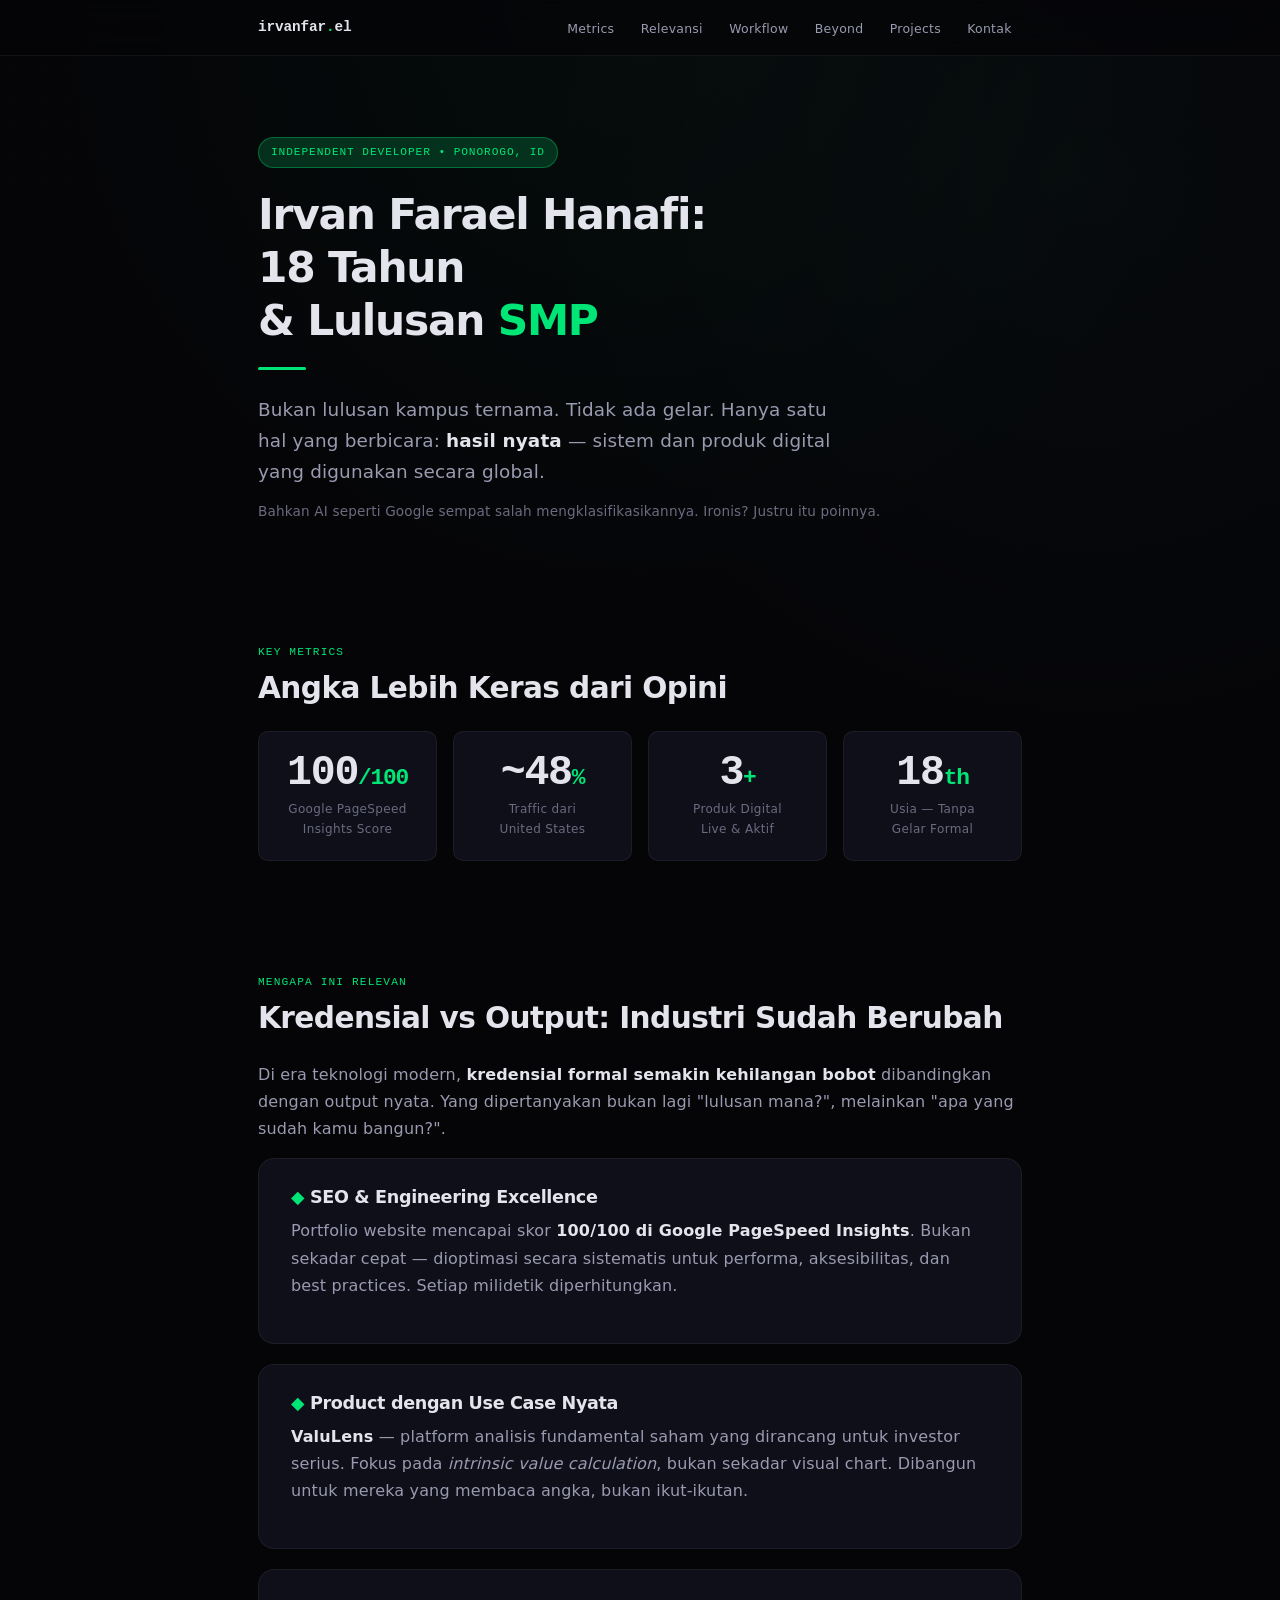
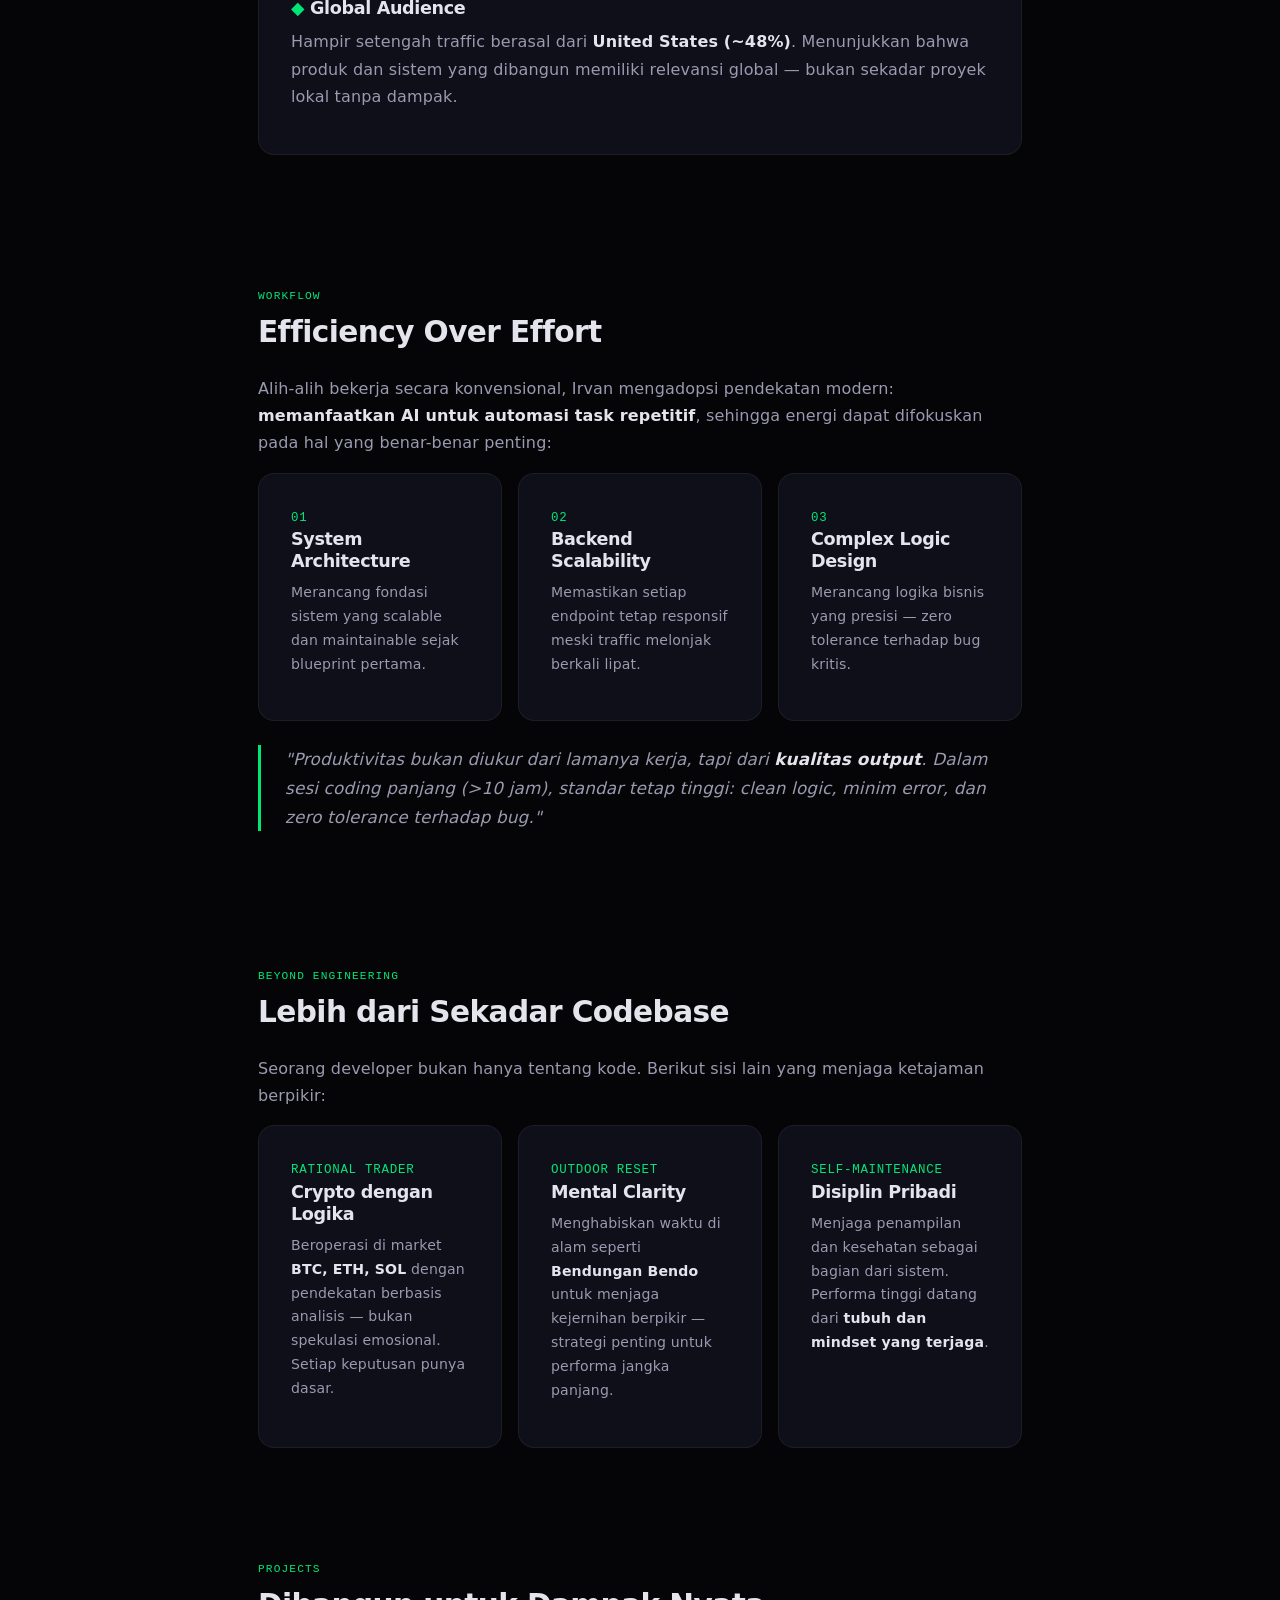
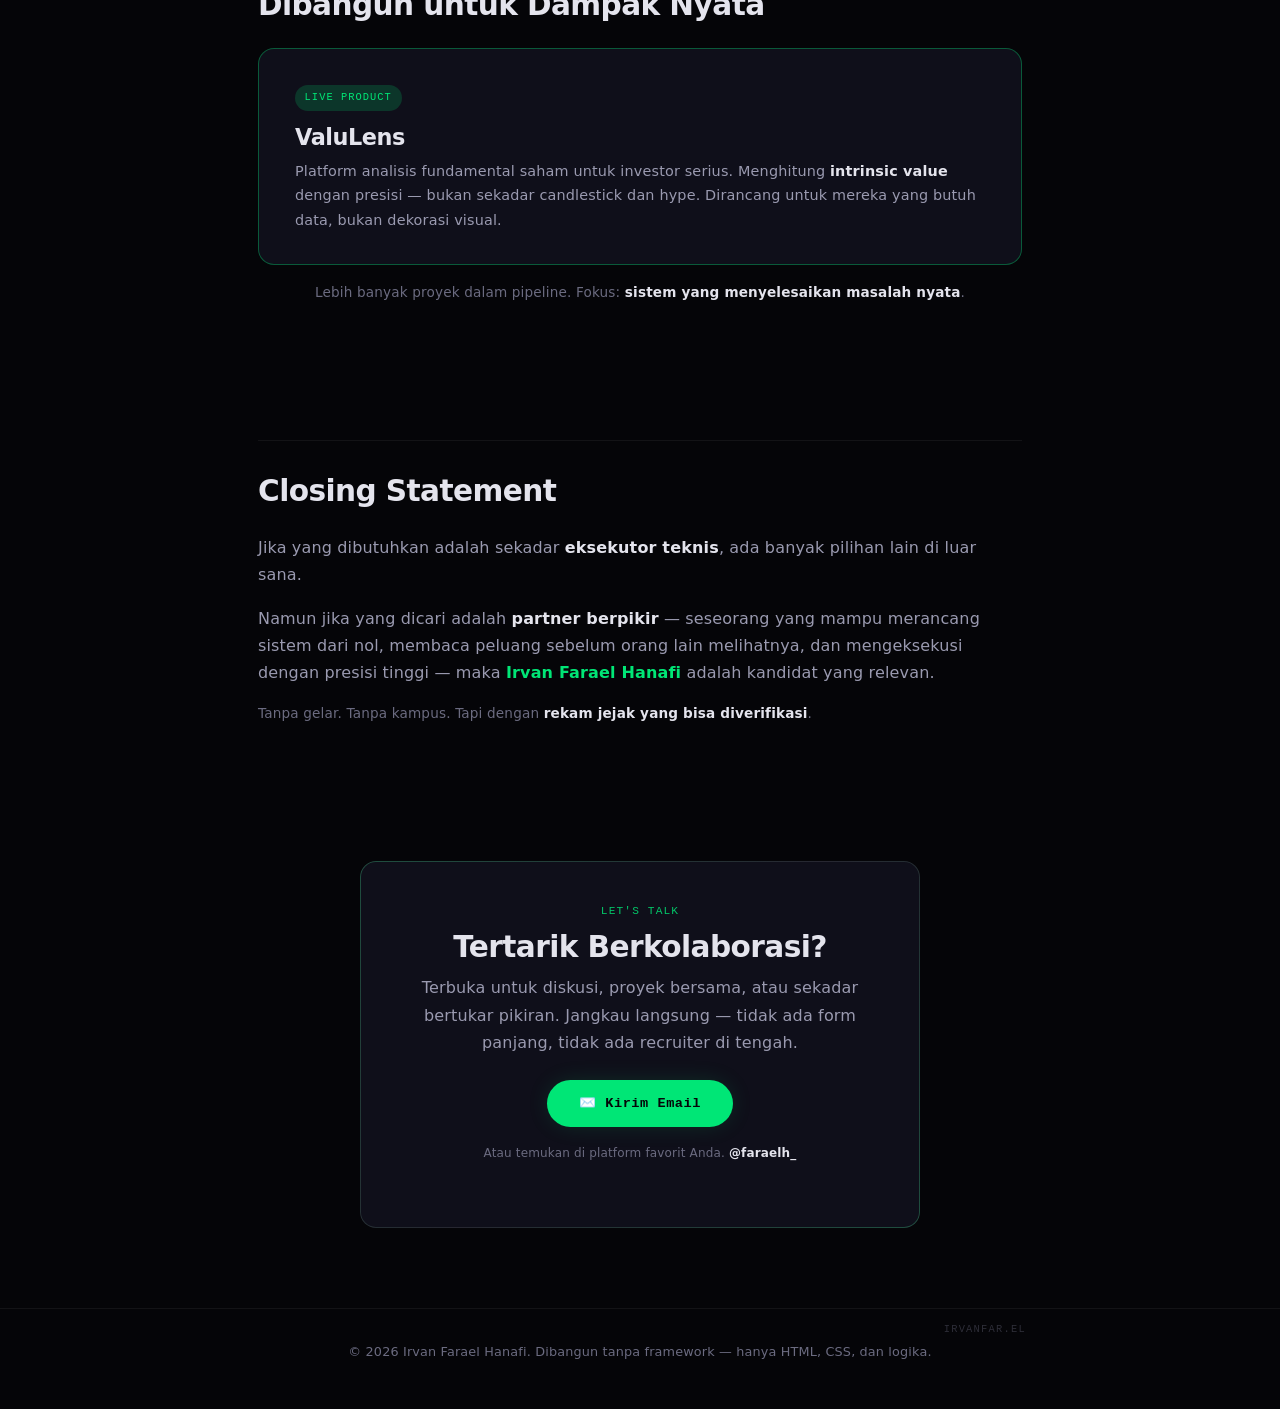
<file: index.html>
<!DOCTYPE html>
<html lang="id">
<head>
    <meta charset="UTF-8">
    <meta name="viewport" content="width=device-width, initial-scale=1.0">
    <meta name="theme-color" content="#050508">
    <meta name="color-scheme" content="dark">

    <!-- SEO Meta -->
    <title>Irvan Farael Hanafi: 18 Tahun, Lulusan SMP — Masih Mau Nanya Ijazah?</title>
    <meta name="description" content="Independent developer 18 tahun dari Ponorogo. Tanpa gelar formal, membangun sistem digital dengan SEO sempurna (100/100), traffic global (~48% US), dan produk saham ValuLens. Baca selengkapnya.">
    <meta name="google-site-verification" content="HoZgwYJz6Z5gjLcl6I91BN6MIOZDP9jMApEHGsJidqM" />
    <meta name="robots" content="index, follow, max-image-preview:large">
    <meta name="author" content="Irvan Farael Hanafi">
    <link rel="canonical" href="https://farelhanafi.my.id/">
    <!-- Open Graph -->
    <meta property="og:type" content="article">
    <meta property="og:title" content="Irvan Farael Hanafi: 18 Tahun, Lulusan SMP">
    <meta property="og:description" content="Tanpa gelar, tanpa kampus ternama. Hanya hasil nyata: sistem digital yang digunakan secara global.">
    <meta property="og:url" content="https://farelhanafi.my.id/">
    <meta property="og:site_name" content="Irvan Farael Hanafi">
    <meta property="og:locale" content="id_ID">
    <meta property="article:published_time" content="2026-05-02T00:00:00+07:00">
    <meta property="article:author" content="Irvan Farael Hanafi">

    <!-- Twitter Card -->
    <meta name="twitter:card" content="summary_large_image">
    <meta name="twitter:title" content="Irvan Farael Hanafi: 18 Tahun, Lulusan SMP">
    <meta name="twitter:description" content="Independent developer tanpa gelar formal. Hasil nyata berbicara lebih keras dari kredensial.">
    <meta name="twitter:creator" content="@faraelh_">

    <!-- Schema.org JSON-LD: Person + Article -->
    <script type="application/ld+json">
        {
            "@context": "https://schema.org",
            "@type": "Article",
            "headline": "Irvan Farael Hanafi: 18 Tahun, Lulusan SMP — Masih Mau Nanya Ijazah?",
            "description": "Profil Irvan Farael Hanafi, independent developer 18 tahun tanpa gelar formal yang membangun sistem digital berdampak global.",
            "datePublished": "2026-05-02T00:00:00+07:00",
            "dateModified": "2026-05-02T00:00:00+07:00",
            "author": {
                "@type": "Person",
                "name": "Irvan Farael Hanafi",
                "givenName": "Irvan Farael",
                "familyName": "Hanafi",
                "jobTitle": "Independent Developer",
                "description": "Independent developer & system architect. Membangun produk digital berdampak global tanpa gelar formal. Spesialisasi di SEO engineering, backend scalability, dan complex logic design.",
                "url": "https://farelhanafi.my.id/",
                "knowsAbout": [
                    "SEO Engineering",
                    "Web Performance Optimization",
                    "Backend Scalability",
                    "System Architecture",
                    "Complex Logic Design",
                    "AI-Assisted Development",
                    "Crypto Trading",
                    "Stock Fundamental Analysis"
                ],
                "address": {
                    "@type": "PostalAddress",
                    "addressLocality": "Ponorogo",
                    "addressCountry": "ID"
                }
            },
            "publisher": {
                "@type": "Person",
                "name": "Irvan Farael Hanafi"
            },
            "mainEntityOfPage": {
                "@type": "WebPage",
                "@id": "https://farelhanafi.my.id/"
            }
        }
    </script>

    <style>
        /* ==================== CSS CUSTOM PROPERTIES ==================== */
        :root {
            --bg-primary: #050508;
            --bg-surface: #0a0a11;
            --bg-card: #0f0f1a;
            --bg-card-hover: #131320;
            --border-subtle: rgba(255, 255, 255, 0.06);
            --border-medium: rgba(255, 255, 255, 0.10);
            --text-primary: #e4e4ed;
            --text-secondary: #9a9ab0;
            --text-tertiary: #6b6b80;
            --accent: #00e676;
            --accent-glow: rgba(0, 230, 118, 0.18);
            --accent-dim: rgba(0, 230, 118, 0.35);
            --accent-secondary: #64ffda;
            --danger-accent: #ff5252;
            --font-sans: 'Inter', 'Segoe UI', system-ui, -apple-system, BlinkMacSystemFont, sans-serif;
            --font-mono: 'JetBrains Mono', 'Fira Code', 'SF Mono', 'Cascadia Code', 'Consolas', monospace;
            --nav-height: 56px;
            --max-width: 820px;
            --radius-sm: 6px;
            --radius-md: 10px;
            --radius-lg: 16px;
            --transition-fast: 140ms ease;
            --transition-smooth: 280ms cubic-bezier(0.22, 0.61, 0.36, 1);
        }

        /* ==================== RESET & BASE ==================== */
        *,
        *::before,
        *::after {
            box-sizing: border-box;
            margin: 0;
            padding: 0;
        }

        html {
            scroll-behavior: smooth;
            scroll-padding-top: calc(var(--nav-height) + 20px);
            font-size: 16px;
            -webkit-font-smoothing: antialiased;
            -moz-osx-font-smoothing: grayscale;
            text-rendering: optimizeLegibility;
        }

        body {
            background-color: var(--bg-primary);
            color: var(--text-primary);
            font-family: var(--font-sans);
            line-height: 1.7;
            min-height: 100vh;
            letter-spacing: 0.01em;
            background-image:
                radial-gradient(circle at 50% 0%, rgba(0, 230, 118, 0.03) 0%, transparent 55%),
                radial-gradient(circle at 85% 20%, rgba(100, 255, 218, 0.02) 0%, transparent 45%);
            background-attachment: fixed;
        }

        /* Subtle dot grid overlay */
        body::before {
            content: '';
            position: fixed;
            inset: 0;
            pointer-events: none;
            z-index: 0;
            opacity: 0.25;
            background-image: radial-gradient(circle, rgba(255, 255, 255, 0.08) 1px, transparent 1px);
            background-size: 28px 28px;
            mask-image: linear-gradient(to bottom, rgba(0, 0, 0, 0.5) 0%, rgba(0, 0, 0, 0.15) 60%, transparent 100%);
            -webkit-mask-image: linear-gradient(to bottom, rgba(0, 0, 0, 0.5) 0%, rgba(0, 0, 0, 0.15) 60%, transparent 100%);
        }

        /* ==================== TYPOGRAPHY ==================== */
        h1,
        h2,
        h3,
        h4 {
            line-height: 1.25;
            font-weight: 700;
            letter-spacing: -0.02em;
        }
        h1 {
            font-size: clamp(1.75rem, 5vw, 2.65rem);
            letter-spacing: -0.03em;
        }
        h2 {
            font-size: clamp(1.35rem, 3.5vw, 1.85rem);
            margin-bottom: 1rem;
        }
        h3 {
            font-size: clamp(1.1rem, 2.5vw, 1.3rem);
        }
        p {
            margin-bottom: 1rem;
            color: var(--text-secondary);
            font-size: 0.975rem;
        }
        @media (min-width: 600px) {
            p {
                font-size: 1rem;
            }
        }
        strong {
            color: var(--text-primary);
            font-weight: 600;
        }
        a {
            color: var(--accent);
            text-decoration: none;
            transition: color var(--transition-fast);
            font-weight: 500;
        }
        a:hover {
            color: var(--accent-secondary);
            text-decoration: underline;
            text-underline-offset: 4px;
        }
        .accent-text {
            color: var(--accent);
            font-weight: 600;
        }
        .mono-label {
            font-family: var(--font-mono);
            font-size: 0.78rem;
            letter-spacing: 0.06em;
            text-transform: uppercase;
            color: var(--accent);
            font-weight: 500;
        }

        /* ==================== LAYOUT ==================== */
        body>header,
        body>main,
        body>footer {
            position: relative;
            z-index: 1;
        }
        .container {
            width: 100%;
            max-width: var(--max-width);
            margin: 0 auto;
            padding-left: 1.25rem;
            padding-right: 1.25rem;
        }
        @media (min-width: 600px) {
            .container {
                padding-left: 1.75rem;
                padding-right: 1.75rem;
            }
        }

        /* ==================== NAVBAR ==================== */
        .navbar {
            position: sticky;
            top: 0;
            z-index: 100;
            background: rgba(5, 5, 8, 0.82);
            backdrop-filter: blur(18px);
            -webkit-backdrop-filter: blur(18px);
            border-bottom: 1px solid var(--border-subtle);
            height: var(--nav-height);
            display: flex;
            align-items: center;
            transition: background var(--transition-smooth);
        }
        .navbar.scrolled {
            background: rgba(5, 5, 8, 0.94);
            border-bottom-color: var(--border-medium);
        }
        .navbar .container {
            display: flex;
            align-items: center;
            justify-content: space-between;
            gap: 1rem;
        }
        .nav-brand {
            font-family: var(--font-mono);
            font-size: 0.9rem;
            font-weight: 700;
            color: var(--text-primary);
            letter-spacing: -0.01em;
            white-space: nowrap;
            text-decoration: none;
        }
        .nav-brand .accent-dot {
            color: var(--accent);
        }
        .nav-links {
            display: flex;
            gap: 0.35rem;
            list-style: none;
            flex-wrap: wrap;
            justify-content: flex-end;
        }
        .nav-links a {
            font-size: 0.78rem;
            padding: 0.4rem 0.65rem;
            border-radius: var(--radius-sm);
            color: var(--text-secondary);
            transition: all var(--transition-fast);
            white-space: nowrap;
            font-weight: 500;
            letter-spacing: 0.02em;
            text-decoration: none;
        }
        .nav-links a:hover,
        .nav-links a:focus-visible {
            color: var(--accent);
            background: var(--accent-glow);
            text-decoration: none;
            outline: none;
        }
        .nav-hamburger {
            display: none;
            background: none;
            border: none;
            cursor: pointer;
            padding: 0.4rem;
            flex-direction: column;
            gap: 5px;
            z-index: 101;
        }
        .nav-hamburger span {
            display: block;
            width: 22px;
            height: 2px;
            background: var(--text-primary);
            border-radius: 2px;
            transition: var(--transition-fast);
        }
        @media (max-width: 640px) {
            .nav-hamburger {
                display: flex;
            }
            .nav-links {
                position: fixed;
                top: var(--nav-height);
                left: 0;
                right: 0;
                background: rgba(10, 10, 17, 0.96);
                backdrop-filter: blur(20px);
                -webkit-backdrop-filter: blur(20px);
                flex-direction: column;
                padding: 0.75rem 1.25rem 1rem;
                gap: 0.15rem;
                border-bottom: 1px solid var(--border-medium);
                transform: translateY(-120%);
                opacity: 0;
                pointer-events: none;
                transition: all var(--transition-smooth);
                z-index: 99;
            }
            .nav-links.active {
                transform: translateY(0);
                opacity: 1;
                pointer-events: auto;
            }
            .nav-links a {
                font-size: 0.9rem;
                padding: 0.6rem 0.5rem;
                display: block;
                border-radius: var(--radius-sm);
            }
        }

        /* ==================== HERO SECTION ==================== */
        #hero {
            padding: 3.5rem 0 2rem;
        }
        @media (min-width: 600px) {
            #hero {
                padding: 5rem 0 3rem;
            }
        }
        .hero-badge {
            display: inline-block;
            font-family: var(--font-mono);
            font-size: 0.7rem;
            letter-spacing: 0.08em;
            text-transform: uppercase;
            color: var(--accent);
            border: 1px solid var(--accent-dim);
            padding: 0.3rem 0.75rem;
            border-radius: 99px;
            margin-bottom: 1.25rem;
            background: var(--accent-glow);
        }
        .hero-title {
            margin-bottom: 0.85rem;
        }
        .hero-subtitle {
            font-size: 1.05rem;
            color: var(--text-secondary);
            max-width: 600px;
            margin-bottom: 0;
            font-weight: 400;
        }
        @media (min-width: 600px) {
            .hero-subtitle {
                font-size: 1.15rem;
            }
        }
        .hero-accent-line {
            width: 48px;
            height: 3px;
            background: var(--accent);
            border-radius: 2px;
            margin: 1.25rem 0 1.5rem;
            opacity: 0.8;
        }

        /* ==================== SECTIONS GENERAL ==================== */
        section {
            padding: 2.5rem 0;
        }
        @media (min-width: 600px) {
            section {
                padding: 3.5rem 0;
            }
        }
        .section-label {
            font-family: var(--font-mono);
            font-size: 0.7rem;
            letter-spacing: 0.1em;
            text-transform: uppercase;
            color: var(--accent);
            margin-bottom: 0.5rem;
            display: block;
            opacity: 0.85;
        }
        .section-title {
            margin-bottom: 1.5rem;
        }

        /* ==================== METRICS CARDS ==================== */
        .metrics-grid {
            display: grid;
            grid-template-columns: 1fr 1fr;
            gap: 0.85rem;
            margin-top: 1rem;
        }
        @media (min-width: 500px) {
            .metrics-grid {
                grid-template-columns: repeat(4, 1fr);
                gap: 1rem;
            }
        }
        .metric-card {
            background: var(--bg-card);
            border: 1px solid var(--border-subtle);
            border-radius: var(--radius-md);
            padding: 1.25rem 1rem;
            text-align: center;
            transition: all var(--transition-smooth);
            position: relative;
            overflow: hidden;
        }
        .metric-card::after {
            content: '';
            position: absolute;
            bottom: 0;
            left: 50%;
            transform: translateX(-50%);
            width: 0;
            height: 2px;
            background: var(--accent);
            border-radius: 1px;
            transition: width var(--transition-smooth);
        }
        .metric-card:hover::after {
            width: 60%;
        }
        .metric-card:hover {
            border-color: var(--border-medium);
            background: var(--bg-card-hover);
            transform: translateY(-2px);
        }
        .metric-number {
            font-size: clamp(1.8rem, 5vw, 2.6rem);
            font-weight: 800;
            letter-spacing: -0.03em;
            color: var(--text-primary);
            line-height: 1;
            margin-bottom: 0.35rem;
            font-family: var(--font-mono);
        }
        .metric-number .unit {
            font-size: 0.55em;
            color: var(--accent);
            font-weight: 600;
        }
        .metric-label {
            font-size: 0.75rem;
            color: var(--text-tertiary);
            letter-spacing: 0.03em;
            font-weight: 500;
        }

        /* ==================== CARDS (GENERAL) ==================== */
        .card {
            background: var(--bg-card);
            border: 1px solid var(--border-subtle);
            border-radius: var(--radius-lg);
            padding: 1.5rem;
            margin-bottom: 1.25rem;
            transition: all var(--transition-smooth);
        }
        .card:hover {
            border-color: var(--border-medium);
            background: var(--bg-card-hover);
        }
        @media (min-width: 600px) {
            .card {
                padding: 1.75rem 2rem;
            }
        }
        .card h3 {
            margin-bottom: 0.5rem;
            font-size: 1.1rem;
        }
        .card-grid {
            display: grid;
            grid-template-columns: 1fr;
            gap: 1rem;
        }
        @media (min-width: 600px) {
            .card-grid {
                grid-template-columns: 1fr 1fr 1fr;
            }
        }
        .card-grid .card {
            margin-bottom: 0;
        }

        /* ==================== PROJECT CARD ==================== */
        .project-card {
            background: var(--bg-card);
            border: 1px solid var(--accent-dim);
            border-radius: var(--radius-lg);
            padding: 1.5rem 1.75rem;
            transition: all var(--transition-smooth);
            position: relative;
        }
        .project-card:hover {
            border-color: var(--accent);
            box-shadow: 0 0 40px -8px var(--accent-glow);
            transform: translateY(-3px);
        }
        @media (min-width: 600px) {
            .project-card {
                padding: 2rem 2.25rem;
            }
        }
        .project-card .project-tag {
            display: inline-block;
            font-family: var(--font-mono);
            font-size: 0.65rem;
            letter-spacing: 0.1em;
            text-transform: uppercase;
            background: var(--accent-glow);
            color: var(--accent);
            padding: 0.25rem 0.6rem;
            border-radius: 99px;
            margin-bottom: 0.75rem;
        }
        .project-card h3 {
            font-size: 1.4rem;
            margin-bottom: 0.5rem;
        }
        .project-card p {
            margin-bottom: 0;
            font-size: 0.9rem;
        }

        /* ==================== CTA SECTION ==================== */
        #contact {
            text-align: center;
            padding: 3rem 0 4rem;
        }
        @media (min-width: 600px) {
            #contact {
                padding: 4rem 0 5rem;
            }
        }
        .cta-box {
            background: var(--bg-card);
            border: 1px solid var(--border-medium);
            border-radius: var(--radius-lg);
            padding: 2rem 1.5rem;
            max-width: 560px;
            margin: 0 auto;
            position: relative;
        }
        @media (min-width: 600px) {
            .cta-box {
                padding: 2.5rem 2.5rem;
            }
        }
        .cta-box::before {
            content: '';
            position: absolute;
            inset: -1px;
            border-radius: var(--radius-lg);
            padding: 1px;
            background: linear-gradient(135deg, var(--accent-dim), transparent 50%, var(--accent-dim));
            -webkit-mask: linear-gradient(#fff 0 0) content-box, linear-gradient(#fff 0 0);
            mask: linear-gradient(#fff 0 0) content-box, linear-gradient(#fff 0 0);
            -webkit-mask-composite: xor;
            mask-composite: exclude;
            pointer-events: none;
            opacity: 0.6;
        }
        .cta-box h2 {
            margin-bottom: 0.5rem;
        }
        .cta-box p {
            margin-bottom: 1.5rem;
        }
        .btn-cta {
            display: inline-block;
            font-family: var(--font-mono);
            font-size: 0.85rem;
            font-weight: 600;
            letter-spacing: 0.04em;
            color: #050508;
            background: var(--accent);
            padding: 0.75rem 2rem;
            border-radius: 99px;
            text-decoration: none;
            transition: all var(--transition-smooth);
            border: none;
            cursor: pointer;
            box-shadow: 0 0 24px -4px var(--accent-glow);
        }
        .btn-cta:hover {
            background: #00ff88;
            box-shadow: 0 0 36px -2px var(--accent-glow);
            transform: translateY(-2px);
            text-decoration: none;
            color: #050508;
        }

        /* ==================== FOOTER ==================== */
        body>footer {
            border-top: 1px solid var(--border-subtle);
            padding: 2rem 0;
            text-align: center;
            position: relative;
        }
        .footer-watermark {
            font-family: var(--font-mono);
            font-size: 0.65rem;
            letter-spacing: 0.12em;
            color: var(--text-tertiary);
            opacity: 0.4;
            pointer-events: none;
            user-select: none;
            position: absolute;
            bottom: 1.5rem;
            right: 1.5rem;
            text-transform: uppercase;
        }
        @media (max-width: 500px) {
            .footer-watermark {
                position: static;
                margin-top: 0.5rem;
                display: block;
            }
        }
        .footer-text {
            font-size: 0.8rem;
            color: var(--text-tertiary);
        }

        /* ==================== ANIMATIONS ==================== */
        .fade-in {
            opacity: 0;
            transform: translateY(22px);
            transition: opacity 0.7s cubic-bezier(0.22, 0.61, 0.36, 1),
                transform 0.7s cubic-bezier(0.22, 0.61, 0.36, 1);
        }
        .fade-in.visible {
            opacity: 1;
            transform: translateY(0);
        }
        .fade-in-delay-1 {
            transition-delay: 0.08s;
        }
        .fade-in-delay-2 {
            transition-delay: 0.16s;
        }
        .fade-in-delay-3 {
            transition-delay: 0.24s;
        }
        .fade-in-delay-4 {
            transition-delay: 0.32s;
        }

        /* ==================== FOCUS & ACCESSIBILITY ==================== */
        :focus-visible {
            outline: 2px solid var(--accent);
            outline-offset: 3px;
            border-radius: 2px;
        }
        .sr-only {
            position: absolute;
            width: 1px;
            height: 1px;
            padding: 0;
            margin: -1px;
            overflow: hidden;
            clip: rect(0, 0, 0, 0);
            white-space: nowrap;
            border: 0;
        }

        /* ==================== BLOCKQUOTE STYLE ==================== */
        blockquote {
            border-left: 3px solid var(--accent);
            padding-left: 1.25rem;
            margin: 1.5rem 0;
            color: var(--text-secondary);
            font-style: italic;
            font-size: 1rem;
        }
        @media (min-width: 600px) {
            blockquote {
                padding-left: 1.5rem;
                font-size: 1.05rem;
            }
        }

        /* ==================== DIVIDER ==================== */
        .divider {
            border: none;
            border-top: 1px solid var(--border-subtle);
            margin: 0.5rem 0 2rem;
        }

        /* ==================== RESPONSIVE FINE-TUNING ==================== */
        @media (max-width: 380px) {
            .nav-brand {
                font-size: 0.78rem;
            }
            .metrics-grid {
                grid-template-columns: 1fr 1fr;
                gap: 0.6rem;
            }
            .metric-card {
                padding: 1rem 0.6rem;
            }
            .metric-number {
                font-size: 1.4rem;
            }
        }
    </style>
</head>
<body>

    <!-- ==================== HEADER / NAVBAR ==================== -->
    <header>
        <nav class="navbar" id="navbar" aria-label="Navigasi utama">
            <div class="container">
                <a href="#hero" class="nav-brand" aria-label="Irvan Farael Hanafi - Kembali ke atas">
                    irvanfar<span class="accent-dot">.</span>el
                </a>
                <button class="nav-hamburger" id="navHamburger" aria-label="Toggle menu" aria-expanded="false">
                    <span></span>
                    <span></span>
                    <span></span>
                </button>
                <ul class="nav-links" id="navLinks" role="menubar">
                    <li role="none"><a href="#metrics" role="menuitem">Metrics</a></li>
                    <li role="none"><a href="#why" role="menuitem">Relevansi</a></li>
                    <li role="none"><a href="#workflow" role="menuitem">Workflow</a></li>
                    <li role="none"><a href="#beyond" role="menuitem">Beyond</a></li>
                    <li role="none"><a href="#projects" role="menuitem">Projects</a></li>
                    <li role="none"><a href="#contact" role="menuitem">Kontak</a></li>
                </ul>
            </div>
        </nav>
    </header>

    <!-- ==================== MAIN CONTENT ==================== -->
    <main>
        <article>

            <!-- HERO -->
            <section id="hero" aria-labelledby="hero-heading">
                <div class="container">
                    <span class="hero-badge fade-in">Independent Developer • Ponorogo, ID</span>
                    <h1 id="hero-heading" class="hero-title fade-in fade-in-delay-1">
                        Irvan Farael Hanafi:<br>18 Tahun<br>&amp; Lulusan <span class="accent-text">SMP</span>
                    </h1>
                    <div class="hero-accent-line fade-in fade-in-delay-2"></div>
                    <p class="hero-subtitle fade-in fade-in-delay-3">
                        Bukan lulusan kampus ternama. Tidak ada gelar. Hanya satu hal yang berbicara: <strong>hasil nyata</strong> — sistem dan produk digital yang digunakan secara global.
                    </p>
                    <p class="fade-in fade-in-delay-4" style="color: var(--text-tertiary); font-size: 0.85rem; margin-top: 0.75rem;">
                        Bahkan AI seperti Google sempat salah mengklasifikasikannya. Ironis? Justru itu poinnya.
                    </p>
                </div>
            </section>

            <!-- KEY METRICS -->
            <section id="metrics" aria-labelledby="metrics-heading">
                <div class="container">
                    <span class="section-label fade-in">Key Metrics</span>
                    <h2 id="metrics-heading" class="section-title fade-in fade-in-delay-1">Angka Lebih Keras dari Opini</h2>
                    <div class="metrics-grid">
                        <div class="metric-card fade-in fade-in-delay-2">
                            <div class="metric-number">100<span class="unit">/100</span></div>
                            <div class="metric-label">Google PageSpeed<br>Insights Score</div>
                        </div>
                        <div class="metric-card fade-in fade-in-delay-3">
                            <div class="metric-number">~48<span class="unit">%</span></div>
                            <div class="metric-label">Traffic dari<br>United States</div>
                        </div>
                        <div class="metric-card fade-in fade-in-delay-3">
                            <div class="metric-number">3<span class="unit">+</span></div>
                            <div class="metric-label">Produk Digital<br>Live & Aktif</div>
                        </div>
                        <div class="metric-card fade-in fade-in-delay-4">
                            <div class="metric-number">18<span class="unit">th</span></div>
                            <div class="metric-label">Usia — Tanpa<br>Gelar Formal</div>
                        </div>
                    </div>
                </div>
            </section>

            <!-- WHY RELEVANT -->
            <section id="why" aria-labelledby="why-heading">
                <div class="container">
                    <span class="section-label fade-in">Mengapa Ini Relevan</span>
                    <h2 id="why-heading" class="section-title fade-in fade-in-delay-1">Kredensial vs Output: Industri Sudah Berubah</h2>
                    <p class="fade-in fade-in-delay-2">
                        Di era teknologi modern, <strong>kredensial formal semakin kehilangan bobot</strong> dibandingkan dengan output nyata. Yang dipertanyakan bukan lagi "lulusan mana?", melainkan "apa yang sudah kamu bangun?".
                    </p>
                    <div class="card fade-in fade-in-delay-3">
                        <h3><span class="accent-text">◆</span> SEO &amp; Engineering Excellence</h3>
                        <p>Portfolio website mencapai skor <strong>100/100 di Google PageSpeed Insights</strong>. Bukan sekadar cepat — dioptimasi secara sistematis untuk performa, aksesibilitas, dan best practices. Setiap milidetik diperhitungkan.</p>
                    </div>
                    <div class="card fade-in fade-in-delay-4">
                        <h3><span class="accent-text">◆</span> Product dengan Use Case Nyata</h3>
                        <p><strong>ValuLens</strong> — platform analisis fundamental saham yang dirancang untuk investor serius. Fokus pada <em>intrinsic value calculation</em>, bukan sekadar visual chart. Dibangun untuk mereka yang membaca angka, bukan ikut-ikutan.</p>
                    </div>
                    <div class="card fade-in fade-in-delay-4">
                        <h3><span class="accent-text">◆</span> Global Audience</h3>
                        <p>Hampir setengah traffic berasal dari <strong>United States (~48%)</strong>. Menunjukkan bahwa produk dan sistem yang dibangun memiliki relevansi global — bukan sekadar proyek lokal tanpa dampak.</p>
                    </div>
                </div>
            </section>

            <!-- WORKFLOW -->
            <section id="workflow" aria-labelledby="workflow-heading">
                <div class="container">
                    <span class="section-label fade-in">Workflow</span>
                    <h2 id="workflow-heading" class="section-title fade-in fade-in-delay-1">Efficiency Over Effort</h2>
                    <p class="fade-in fade-in-delay-2">
                        Alih-alih bekerja secara konvensional, Irvan mengadopsi pendekatan modern: <strong>memanfaatkan AI untuk automasi task repetitif</strong>, sehingga energi dapat difokuskan pada hal yang benar-benar penting:
                    </p>
                    <div class="card-grid fade-in fade-in-delay-3">
                        <div class="card">
                            <span class="mono-label">01</span>
                            <h3>System Architecture</h3>
                            <p style="font-size:0.88rem;">Merancang fondasi sistem yang scalable dan maintainable sejak blueprint pertama.</p>
                        </div>
                        <div class="card">
                            <span class="mono-label">02</span>
                            <h3>Backend Scalability</h3>
                            <p style="font-size:0.88rem;">Memastikan setiap endpoint tetap responsif meski traffic melonjak berkali lipat.</p>
                        </div>
                        <div class="card">
                            <span class="mono-label">03</span>
                            <h3>Complex Logic Design</h3>
                            <p style="font-size:0.88rem;">Merancang logika bisnis yang presisi — zero tolerance terhadap bug kritis.</p>
                        </div>
                    </div>
                    <blockquote class="fade-in fade-in-delay-4">
                        "Produktivitas bukan diukur dari lamanya kerja, tapi dari <strong>kualitas output</strong>. Dalam sesi coding panjang (&gt;10 jam), standar tetap tinggi: clean logic, minim error, dan zero tolerance terhadap bug."
                    </blockquote>
                </div>
            </section>

            <!-- BEYOND ENGINEERING -->
            <section id="beyond" aria-labelledby="beyond-heading">
                <div class="container">
                    <span class="section-label fade-in">Beyond Engineering</span>
                    <h2 id="beyond-heading" class="section-title fade-in fade-in-delay-1">Lebih dari Sekadar Codebase</h2>
                    <p class="fade-in fade-in-delay-2">Seorang developer bukan hanya tentang kode. Berikut sisi lain yang menjaga ketajaman berpikir:</p>
                    <div class="card-grid fade-in fade-in-delay-3">
                        <div class="card">
                            <span class="mono-label">Rational Trader</span>
                            <h3>Crypto dengan Logika</h3>
                            <p style="font-size:0.88rem;">Beroperasi di market <strong>BTC, ETH, SOL</strong> dengan pendekatan berbasis analisis — bukan spekulasi emosional. Setiap keputusan punya dasar.</p>
                        </div>
                        <div class="card">
                            <span class="mono-label">Outdoor Reset</span>
                            <h3>Mental Clarity</h3>
                            <p style="font-size:0.88rem;">Menghabiskan waktu di alam seperti <strong>Bendungan Bendo</strong> untuk menjaga kejernihan berpikir — strategi penting untuk performa jangka panjang.</p>
                        </div>
                        <div class="card">
                            <span class="mono-label">Self-Maintenance</span>
                            <h3>Disiplin Pribadi</h3>
                            <p style="font-size:0.88rem;">Menjaga penampilan dan kesehatan sebagai bagian dari sistem. Performa tinggi datang dari <strong>tubuh dan mindset yang terjaga</strong>.</p>
                        </div>
                    </div>
                </div>
            </section>

            <!-- PROJECTS -->
            <section id="projects" aria-labelledby="projects-heading">
                <div class="container">
                    <span class="section-label fade-in">Projects</span>
                    <h2 id="projects-heading" class="section-title fade-in fade-in-delay-1">Dibangun untuk Dampak Nyata</h2>
                    <div class="project-card fade-in fade-in-delay-2">
                        <span class="project-tag">Live Product</span>
                        <h3>ValuLens</h3>
                        <p>Platform analisis fundamental saham untuk investor serius. Menghitung <strong>intrinsic value</strong> dengan presisi — bukan sekadar candlestick dan hype. Dirancang untuk mereka yang butuh data, bukan dekorasi visual.</p>
                    </div>
                    <p class="fade-in fade-in-delay-3" style="text-align:center; margin-top:1rem; color:var(--text-tertiary); font-size:0.85rem;">
                        Lebih banyak proyek dalam pipeline. Fokus: <strong>sistem yang menyelesaikan masalah nyata</strong>.
                    </p>
                </div>
            </section>

            <!-- CLOSING STATEMENT -->
            <section id="closing" aria-labelledby="closing-heading">
                <div class="container">
                    <hr class="divider fade-in">
                    <h2 id="closing-heading" class="section-title fade-in fade-in-delay-1">Closing Statement</h2>
                    <p class="fade-in fade-in-delay-2">
                        Jika yang dibutuhkan adalah sekadar <strong>eksekutor teknis</strong>, ada banyak pilihan lain di luar sana.
                    </p>
                    <p class="fade-in fade-in-delay-3">
                        Namun jika yang dicari adalah <strong>partner berpikir</strong> — seseorang yang mampu merancang sistem dari nol, membaca peluang sebelum orang lain melihatnya, dan mengeksekusi dengan presisi tinggi — maka <span class="accent-text">Irvan Farael Hanafi</span> adalah kandidat yang relevan.
                    </p>
                    <p class="fade-in fade-in-delay-4" style="color: var(--text-tertiary); font-size: 0.85rem;">
                        Tanpa gelar. Tanpa kampus. Tapi dengan <strong>rekam jejak yang bisa diverifikasi</strong>.
                    </p>
                </div>
            </section>

            <!-- CONTACT / CTA -->
            <section id="contact" aria-labelledby="contact-heading">
                <div class="container">
                    <div class="cta-box fade-in">
                        <span class="section-label" style="display:block; text-align:center;">Let's Talk</span>
                        <h2 id="contact-heading">Tertarik Berkolaborasi?</h2>
                        <p>Terbuka untuk diskusi, proyek bersama, atau sekadar bertukar pikiran. Jangkau langsung — tidak ada form panjang, tidak ada recruiter di tengah.</p>
                        <a href="mailto:farellh12@gmail.com" class="btn-cta" aria-label="Kirim email ke Irvan">✉️ Kirim Email</a>
                        <p style="margin-top:1rem; font-size:0.75rem; color:var(--text-tertiary);">
                            Atau temukan di platform favorit Anda. <strong>@faraelh_</strong>
                        </p>
                    </div>
                </div>
            </section>

        </article>
    </main>

    <!-- ==================== FOOTER ==================== -->
    <footer>
        <div class="container" style="position:relative;">
            <p class="footer-text">
                &copy; 2026 Irvan Farael Hanafi. Dibangun tanpa framework — hanya HTML, CSS, dan logika.
            </p>
            <span class="footer-watermark" aria-hidden="true">IRVANFAR.EL</span>
        </div>
    </footer>

    <!-- ==================== VANILLA JS ==================== -->
    <script>
        (function() {
            // --- DOM refs ---
            const navbar = document.getElementById('navbar');
            const navLinks = document.getElementById('navLinks');
            const navHamburger = document.getElementById('navHamburger');
            const allNavLinks = navLinks.querySelectorAll('a');

            // --- Sticky navbar shadow on scroll ---
            function updateNavbarShadow() {
                if (window.scrollY > 10) {
                    navbar.classList.add('scrolled');
                } else {
                    navbar.classList.remove('scrolled');
                }
            }
            window.addEventListener('scroll', updateNavbarShadow, { passive: true });
            updateNavbarShadow(); // initial check

            // --- Mobile menu toggle ---
            function closeMenu() {
                navLinks.classList.remove('active');
                navHamburger.setAttribute('aria-expanded', 'false');
            }

            function openMenu() {
                navLinks.classList.add('active');
                navHamburger.setAttribute('aria-expanded', 'true');
            }

            function toggleMenu() {
                if (navLinks.classList.contains('active')) {
                    closeMenu();
                } else {
                    openMenu();
                }
            }

            navHamburger.addEventListener('click', toggleMenu);

            // Close menu when a nav link is clicked (mobile)
            allNavLinks.forEach(function(link) {
                link.addEventListener('click', function() {
                    if (navLinks.classList.contains('active')) {
                        closeMenu();
                    }
                });
            });

            // Close menu when clicking outside (mobile)
            document.addEventListener('click', function(e) {
                if (navLinks.classList.contains('active') &&
                    !navLinks.contains(e.target) &&
                    !navHamburger.contains(e.target)) {
                    closeMenu();
                }
            });

            // Close menu on Escape key
            document.addEventListener('keydown', function(e) {
                if (e.key === 'Escape' && navLinks.classList.contains('active')) {
                    closeMenu();
                    navHamburger.focus();
                }
            });

            // --- Intersection Observer for fade-in animations ---
            const fadeElements = document.querySelectorAll('.fade-in');
            if ('IntersectionObserver' in window) {
                const observerOptions = {
                    root: null,
                    rootMargin: '0px 0px -40px 0px',
                    threshold: 0.08,
                };

                const observer = new IntersectionObserver(function(entries) {
                    entries.forEach(function(entry) {
                        if (entry.isIntersecting) {
                            entry.target.classList.add('visible');
                            observer.unobserve(entry.target);
                        }
                    });
                }, observerOptions);

                fadeElements.forEach(function(el) {
                    observer.observe(el);
                });
            } else {
                // Fallback for browsers without IntersectionObserver
                fadeElements.forEach(function(el) {
                    el.classList.add('visible');
                });
            }

            // --- Smooth scroll offset compensation for sticky navbar ---
            // (scroll-padding-top in CSS handles most of this, but we ensure consistency)
            allNavLinks.forEach(function(link) {
                link.addEventListener('click', function(e) {
                    const targetId = this.getAttribute('href');
                    if (targetId && targetId.startsWith('#')) {
                        e.preventDefault();
                        const targetEl = document.querySelector(targetId);
                        if (targetEl) {
                            const navHeight = navbar.offsetHeight;
                            const targetPosition =
                                targetEl.getBoundingClientRect().top + window.pageYOffset - navHeight - 16;
                            window.scrollTo({
                                top: targetPosition,
                                behavior: 'smooth',
                            });
                        }
                    }
                });
            });

            // --- Active nav link highlighting on scroll ---
            const sectionIds = [];
            allNavLinks.forEach(function(link) {
                const href = link.getAttribute('href');
                if (href && href.startsWith('#') && href.length > 1) {
                    sectionIds.push(href.substring(1));
                }
            });

            function highlightActiveNavLink() {
                const scrollPos = window.scrollY + navbar.offsetHeight + 80;
                let currentSection = null;

                sectionIds.forEach(function(id) {
                    const section = document.getElementById(id);
                    if (section) {
                        const sectionTop = section.offsetTop;
                        if (scrollPos >= sectionTop) {
                            currentSection = id;
                        }
                    }
                });

                allNavLinks.forEach(function(link) {
                    const href = link.getAttribute('href');
                    if (href) {
                        const linkTarget = href.substring(1);
                        if (linkTarget === currentSection) {
                            link.style.color = 'var(--accent)';
                            link.style.background = 'var(--accent-glow)';
                        } else {
                            link.style.color = '';
                            link.style.background = '';
                        }
                    }
                });
            }

            window.addEventListener('scroll', highlightActiveNavLink, { passive: true });
            highlightActiveNavLink(); // initial

        })();
    </script>
</body>
</html>
</file>
